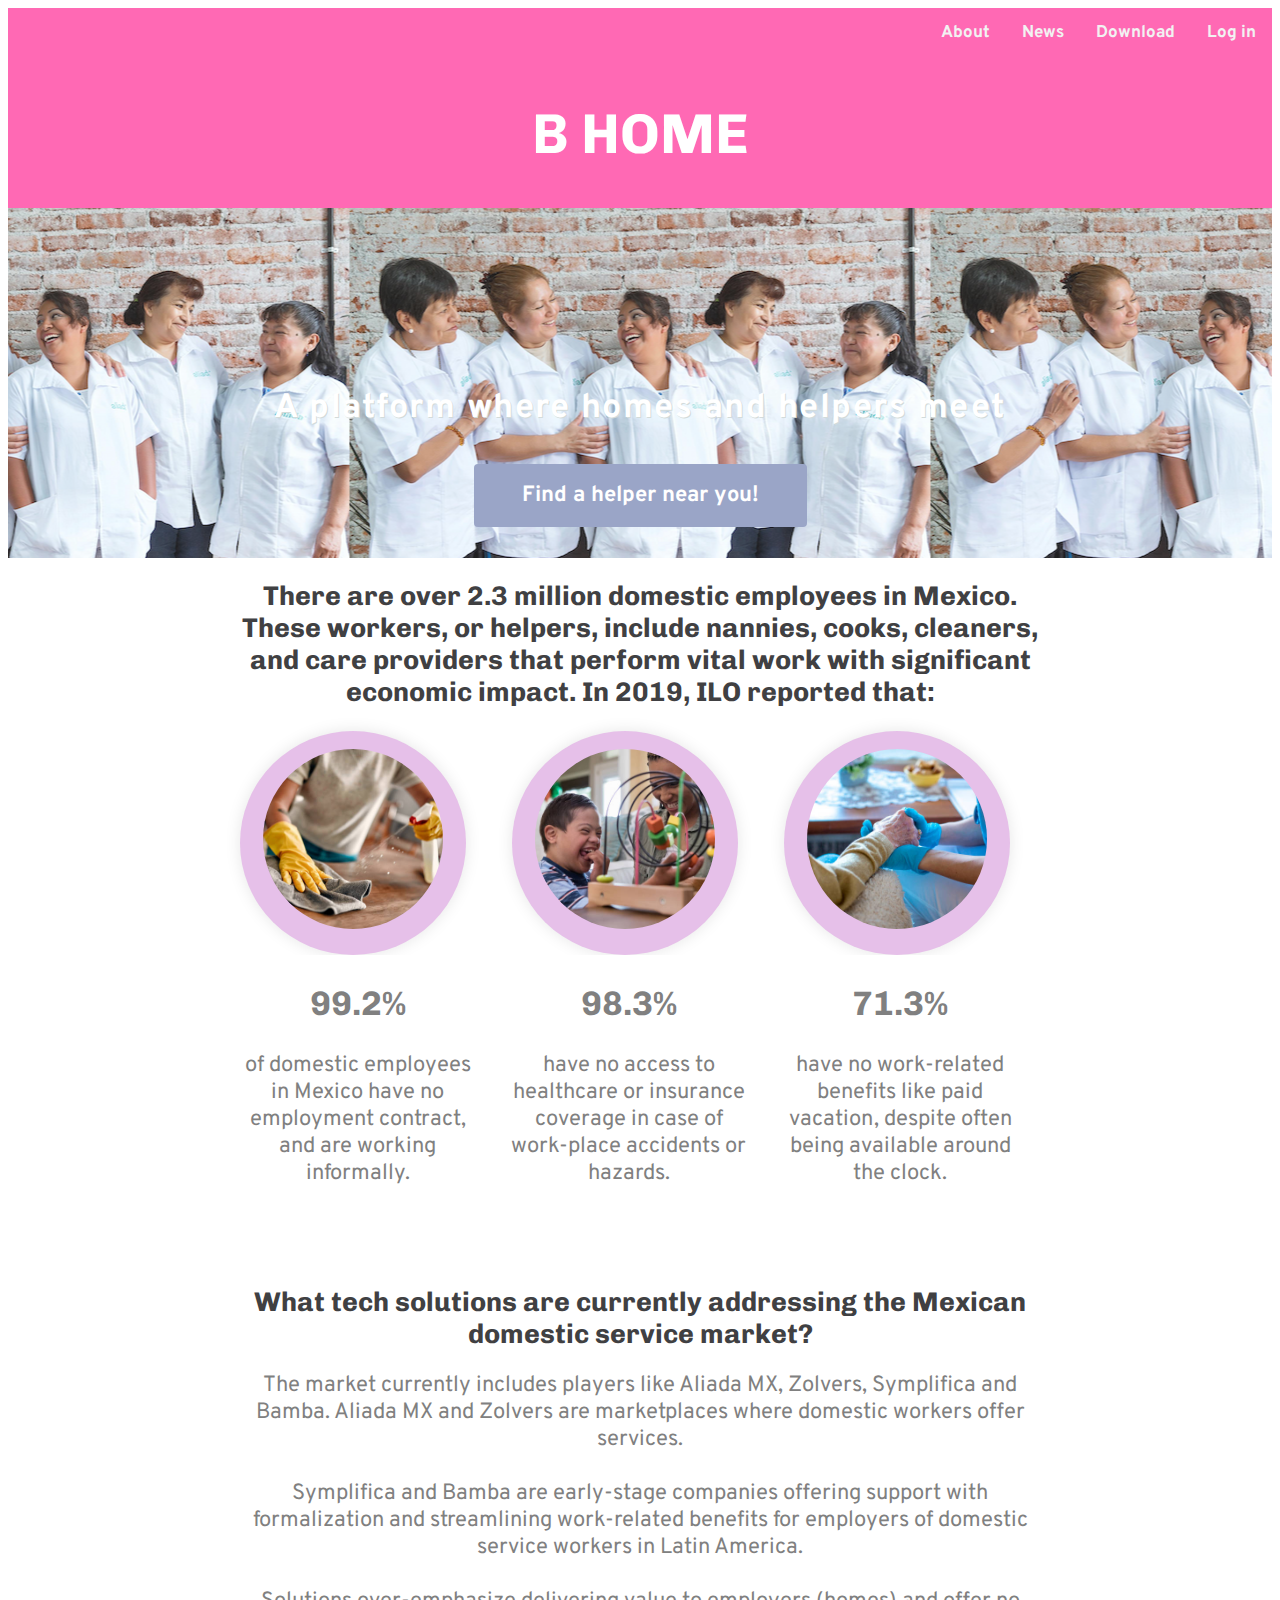
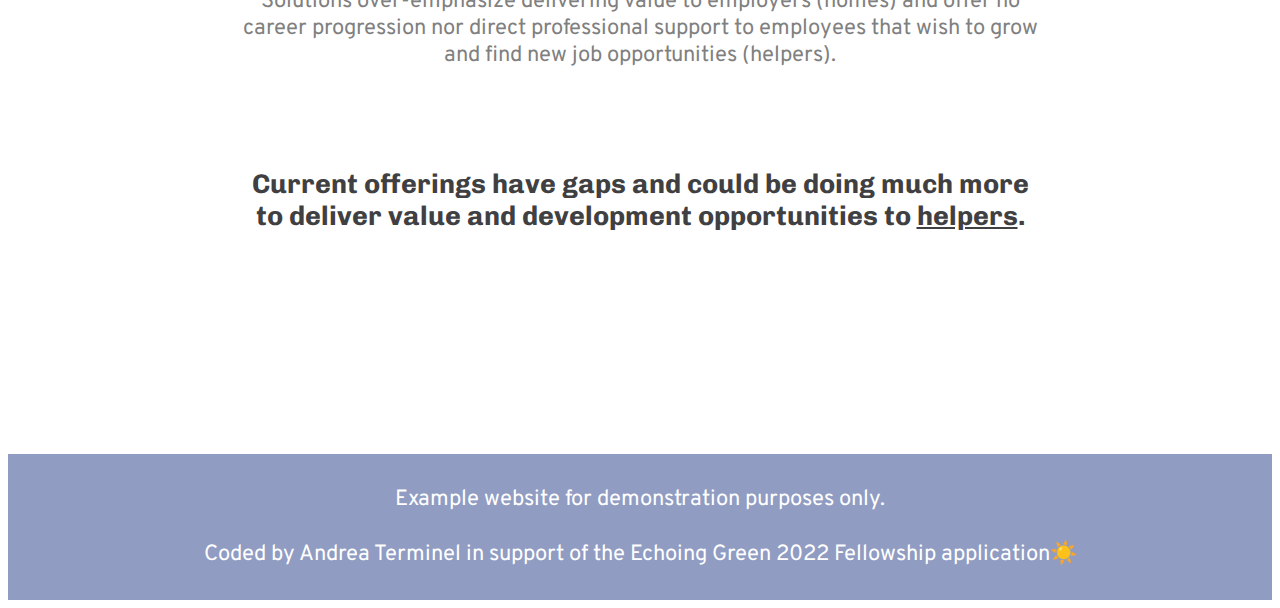
<file: index.html>
<!DOCTYPE html>
<html lang="en">
<head>
  <meta charset="UTF-8">
  <title>Le Wagon - Web Development Sprint</title>

  <!-- Change these Google fonts with your own choice -->

    <link href="https://fonts.googleapis.com/css?family=Chivo:700|Overpass:400,700&display=swap" rel="stylesheet">

    <link href="https://fonts.googleapis.com/css2?family=Fjalla+One&family=Overpass:wght@600;700;900&family=Playfair+Display:wght@500&display=swap" rel="stylesheet">  

    <link rel="stylesheet" href="style.css"> 



  <!-- Navigation bar section -->


<div class="topnav" id="myTopnav">
  <a href="#about" class="active">Log in</a>
  <a href="#about" class="active">Download</a>
  <a href="#contact">News</a>
  <a href="#about">About</a>
  <a href="javascript:void(0);" class="icon" onclick="myFunction()">
    <i class="fa fa-bars"></i>
  </a>
</div>



  <!-- header section -->

<div class="header">
  <h1>B HOME</h1>
</div>

</head>
<body>
  <!-- Banner section for title-->
  <div id="banner">
        <h1> </h1>
        <p>A platform where homes and helpers meet</p>
        <a href="https://www.google.com.mx/maps" class="button-blue">Find a helper near you!</a>
  </div>

  <!-- Cards section -->
<div class="container">
<h2>There are over 2.3 million domestic employees in Mexico. These workers, or helpers, include nannies, cooks, cleaners, and care providers that perform vital work with significant economic impact. In 2019, ILO reported that:</h2>


  
  <div class="all-cards">
    <div class="CARD">
     <!-- <ul class= "fullclick">
        <li> -->
      <img src="Imagenes/Cleaning table.jpg" alt="Alt text 1" width="300"> 
      <a href="https://en.wikipedia.org/wiki/Shanghai"> </a>
    <!-- </li>
      </ul>-->
    </div>

    <div class="CARD">
      <img src="Imagenes/Niño PcD.jpg" alt="Alt text 2" width="300"> 
      <a href="https://en.wikipedia.org/wiki/London"> </a>
    </div>

    <div class="CARD">
      <img src="Imagenes/Adult social care.jpg" alt="alt text 3" width="300"> 
      <a href="https://en.wikipedia.org/wiki/Paris"> </a>  
    </div>
  </div>



<!-- Text section beneath cards -->

  <div class= "all-text-boxes">
              <div class="TEXTBOX" width= "300">
                <h2> 99.2% </h2> 
                <p>of domestic employees in Mexico have no employment contract, and are working informally.</p>
              </div>

  <div class="TEXTBOX" width="300">
                <h2> 98.3% </h2> 
        <p>have no access to healthcare or insurance coverage in case of work-place accidents or hazards.</p>
    </div>


 <div class="TEXTBOX" width="300">
                <h2> 71.3% </h2> 
        <p>have no work-related benefits like paid vacation, despite often being available around the clock.</p>
    </div>


</div>

<br> </br>

<h2> What tech solutions are currently addressing the Mexican domestic service market? </h2>

<p> The market currently includes players like Aliada MX, Zolvers, Symplifica and Bamba. Aliada MX and Zolvers are marketplaces where domestic workers offer services. <br></br>
  Symplifica and  Bamba are early-stage companies offering support with formalization and streamlining work-related benefits for employers of domestic service workers in Latin America.   <br></br>
  Solutions over-emphasize delivering value to employers (homes) and offer no career progression nor direct professional support to employees that wish to grow and find new job opportunities (helpers). </p> 

<br></br>
<h2>Current offerings have gaps and could be doing much more to deliver value
and development opportunities to <u>helpers</u>.<h2>



</div>

  <!-- Footer section -->


<div id="footer" >
    <p> Example website for demonstration purposes only. <br> </br>
    Coded by Andrea Terminel in support of the Echoing Green 2022 Fellowship application☀️ </p>
</div>

</body>
</html>
</file>
<file: style.css>
/* style.css */
body {
  font-family: Overpass;
  color: #404042;
  font-size: 22px;
}

.header {
  text-align: center;
   padding: 4px 1px;
  background: hotpink;
  color: white;
  font-size: 28px;
}

h1, h2, h3 {
  font-family:  Chivo;
}


h2 {
  font-size: 27px;
}

p {
  color: grey;
}

a {
  color: #1A48E3;
  font-weight: bold;
  text-decoration: none;
  transition: .3s;
}

a:hover {
  color: hotpink;
}


.topnav {
  background-color: hotpink;
  overflow: hidden;
}

/* Style the links inside the navigation bar */
.topnav a {
  float: right;
  display: block;
  color: #f2f2f2;
  text-align: center;
  padding: 14px 16px;
  text-decoration: none;
  font-size: 17px;
}




.container {
  width: 800px;
  margin: auto;
  align-content: center;
  text-align: center;
  padding-bottom: 200px;
}

#banner{
  background-image: url(Imagenes/Aliada-blog.png);
  opacity: 0.9;
  background-background-size: cover;
  background-position: center;
  height:  150px;
  padding: 100px;
  text-align: center; 
}

#banner h1 {
  color: hotpink; top: -75px;
  outline-color: white;
  font-size: 78px;
  text-shadow: rgba(0,0,0,0.1);
  position: relative;
  margin: 0;
}

#banner p {
  color: white;
  font-size: 34px;
  padding-top: 45px;
  letter-spacing: 1.5px;
  text-shadow: 1px 1px #CFD8D7;
  font-weight: bold;
}


.button-blue {
  background-color: #909CC2;
  color: white;
  padding: 18px 48px;
  border-radius: 4px;
  display: inline-block;
  text-decoration: none;
  transition: .3s;
}

.button-blue:hover {
  background-color: #hotpink;
  color: darkslategrey;
}


.CARD {
  background: #E6C0E9;
  shape-outside:  circle;
  box-shadow: 0 0 16px rgba(0,0,0,0.1);
  border-radius: 50%; 
  width: 190px;
  text-align: center;
  padding: 18px;
}

.CARD img {
  width: 180px;
  height: 180px;
  border-radius: 50%;
  object-fit:cover;
}
.CARD h2 {
  color: hotpink;
}

.CARD h3 {
  margin-bottom: 0;
  color:  #404042;
}

.CARD h3:hover {
  color: white;
  text-decoration:  underline;
}

.all-cards {
  display: grid;
  grid-template-columns: 1fr 1fr 1fr;
  grid-gap: 16px;
}

.CARD:hover {
  color: white;
  background-color: hotpink;
}

  .all-text-boxes {
  display: grid;
  grid-template-columns: 2fr 2fr 2fr;
  grid-gap: 14px
}


.TEXTBOX {
  background: white;
  width: 235px;
  align-content: center;
  text-align: center;
}


.TEXTBOX h2{
  font-size: 34px;
  color: grey;
}

.TEXTBOX p {
  font-size 20px
}

#footer p {
  color:white;
  z-index: 7;
}

#footer {
  background: #909CC2;
  text-align: center;
  padding: 10px 0;
  z-index: 1;
}



@media (max-width: 800px) {
  .cards {
    grid-template-columns: 1fr;
  }
}



@media (min-width: 500px) {
  .container {
    width: 400px;
  }
}


@media (min-width: 800px) {
  .container {
    width: 600px;
  }
}

@media (min-width: 1000px) {
  .container {
    width: 800px;
  }
}
</file>
